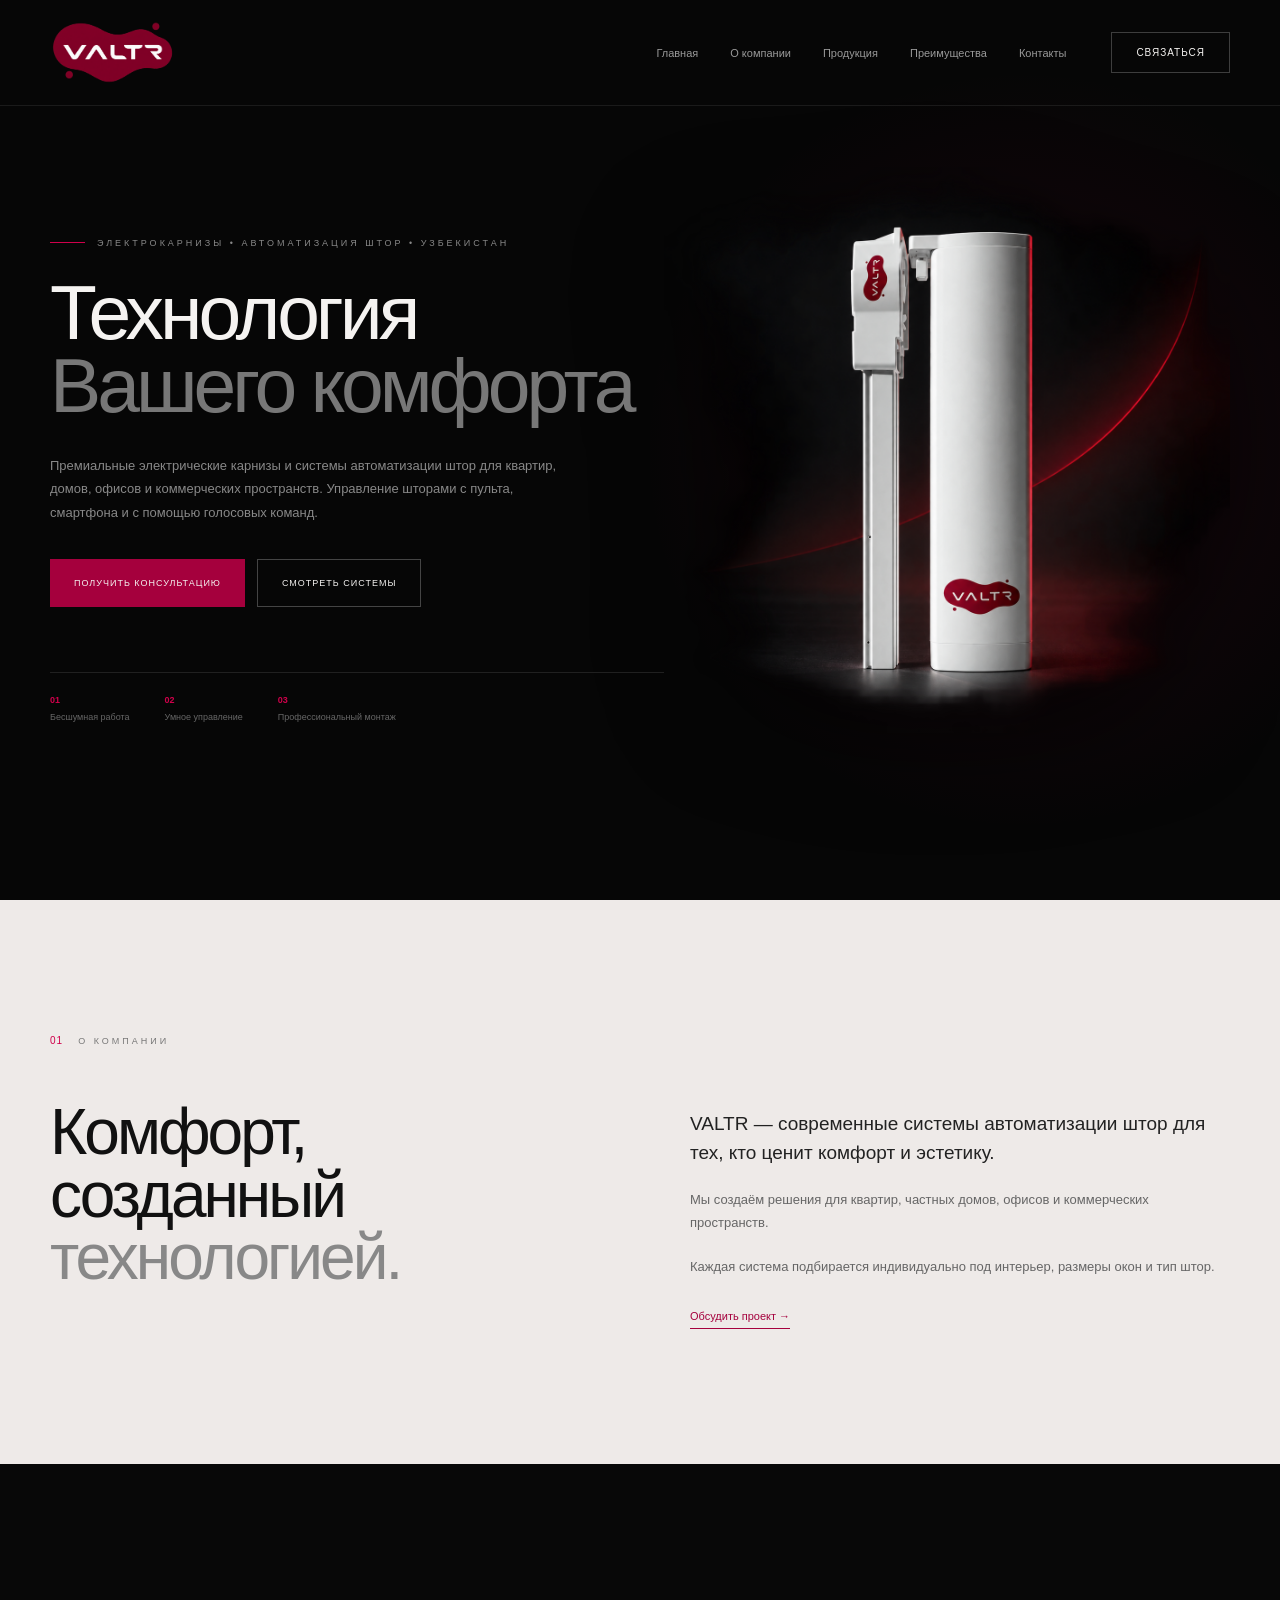
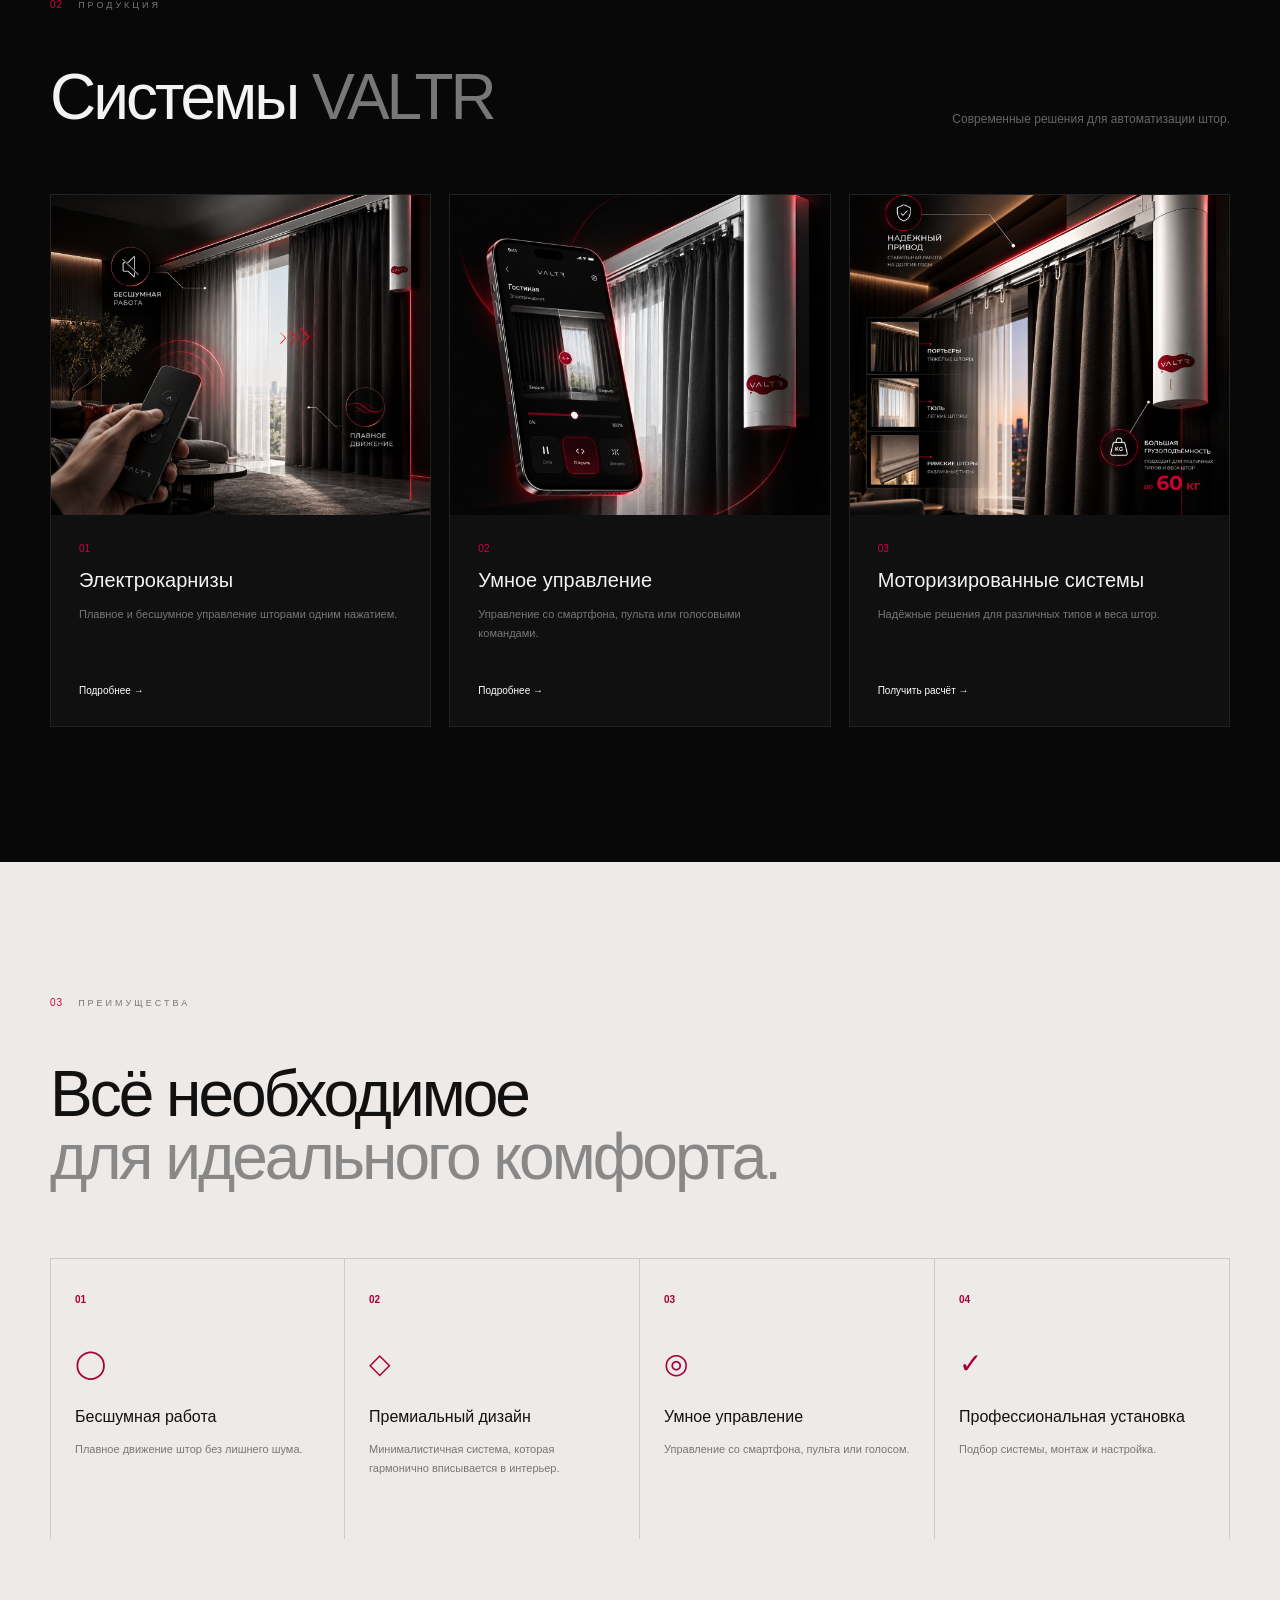
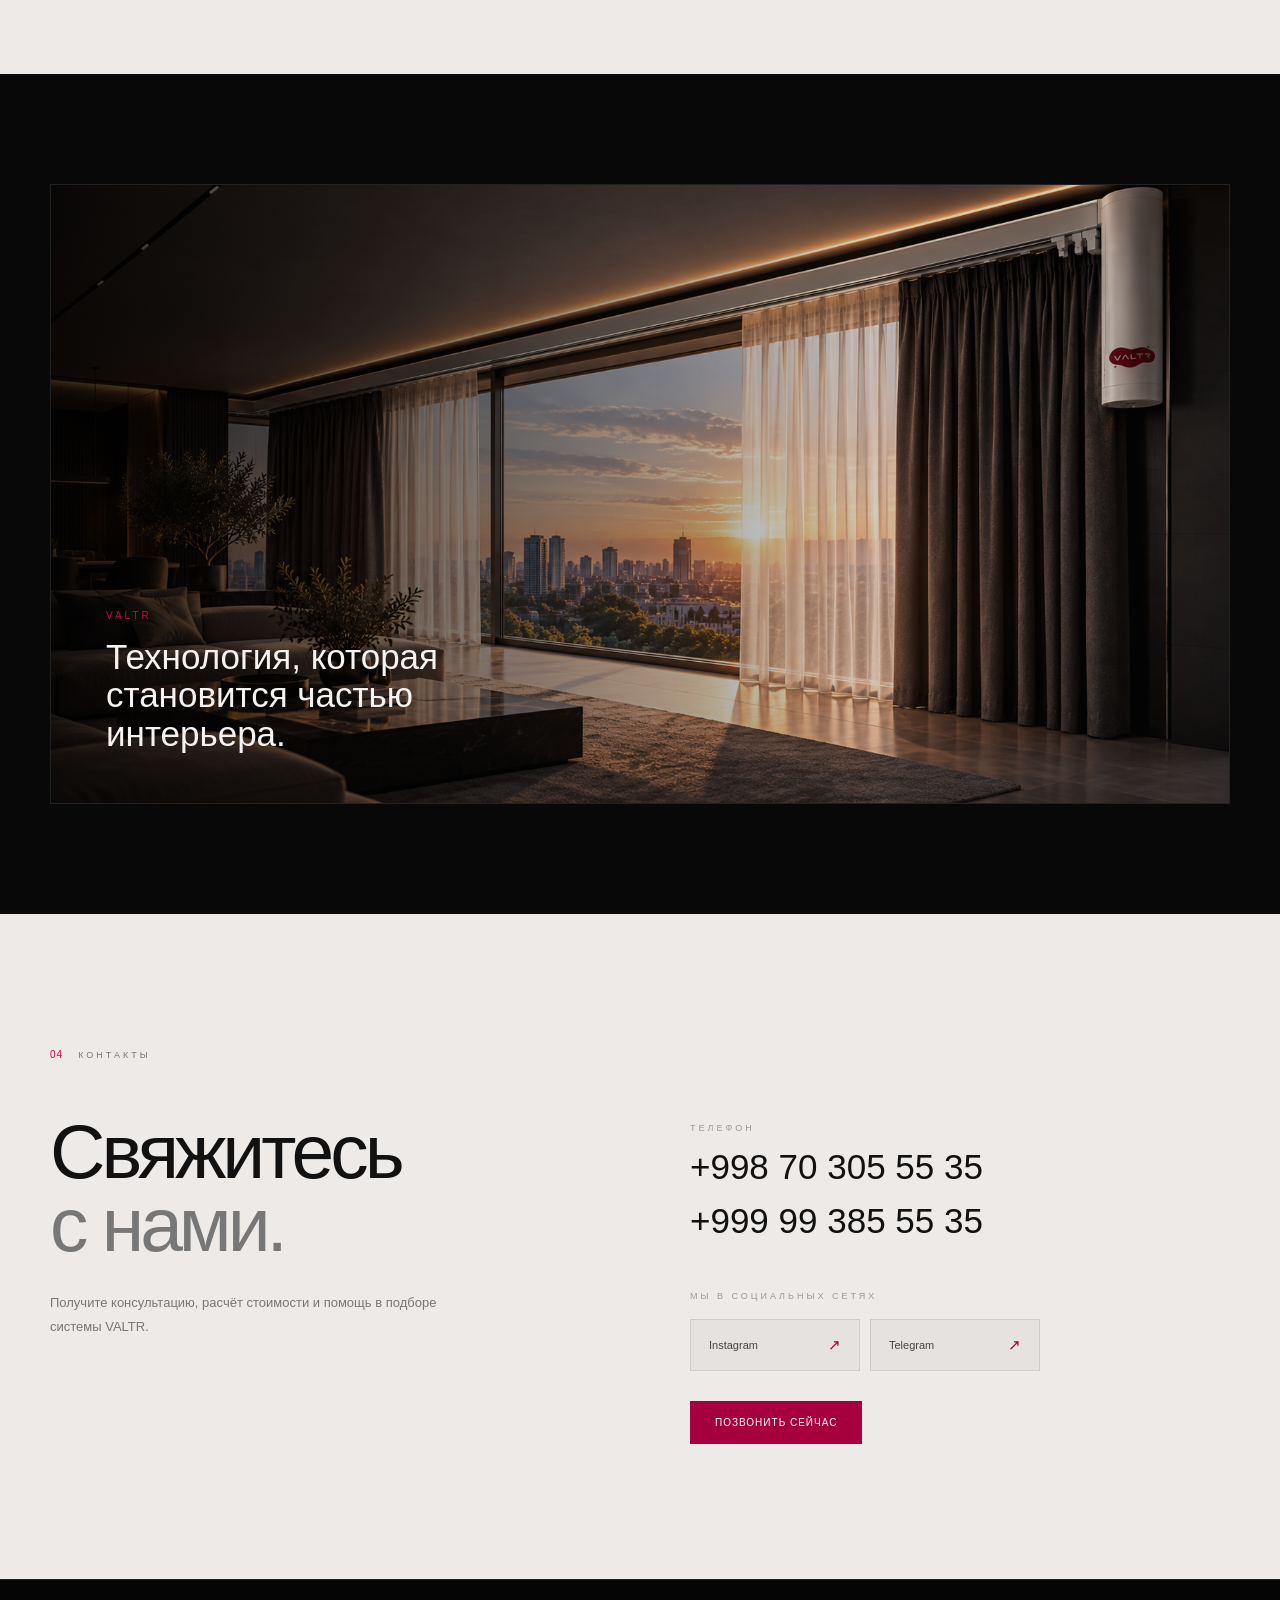
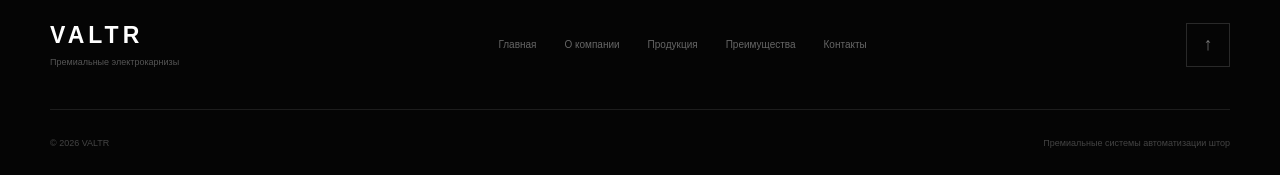
<file: index.html>
<!DOCTYPE html>
<html lang="ru">

<head>

    <title>VALTR — премиальные электрокарнизы в Узбекистане</title>

    <meta name="description" content="VALTR — премиальные электрокарнизы и автоматические системы управления шторами в Узбекистане. Электрокарнизы для дома, офиса и коммерческих помещений.">

    <meta name="keywords" content="электрокарнизы, электрокарнизы Узбекистан, купить электрокарнизы, электрокарнизы Ташкент, автоматические шторы, моторизированные шторы">

    <meta name="robots" content="index, follow">

    <meta name="author" content="VALTR">

    <meta charset="UTF-8">

    <meta name="viewport" content="width=device-width, initial-scale=1.0">

    <link rel="canonical" href="https://valtr.uz/">

    <!-- Favicon -->
    <link rel="icon" type="image/x-icon" href="images/valtr.logo.png">

    <!-- CSS -->
    <link rel="stylesheet" href="style.css">

</head>


<body>


<!-- ==================================================
     HEADER
================================================== -->

<header class="header">

    <div class="container header-inner">

        <!-- ЛОГОТИП -->

        <a href="#home" class="logo">

            <img
                src="images/valtr.logo.png"
                alt="VALTR"
            >

        </a>


        <!-- НАВИГАЦИЯ -->

        <nav class="navigation">

            <a href="#home">
                Главная
            </a>

            <a href="#about">
                О компании
            </a>

            <a href="#products">
                Продукция
            </a>

            <a href="#advantages">
                Преимущества
            </a>

            <a href="#contacts">
                Контакты
            </a>

        </nav>


        <!-- КНОПКА -->

        <a
            href="#contacts"
            class="header-button"
        >
            Связаться
        </a>


        <!-- МОБИЛЬНАЯ КНОПКА -->

        <button
            class="menu-button"
            id="menuButton"
            aria-label="Открыть меню"
        >

            <span></span>
            <span></span>
            <span></span>

        </button>

    </div>

</header>


<!-- ==================================================
     MOBILE MENU
================================================== -->

<div
    class="mobile-menu"
    id="mobileMenu"
>

    <a href="#home">
        Главная
    </a>

    <a href="#about">
        О компании
    </a>

    <a href="#products">
        Продукция
    </a>

    <a href="#advantages">
        Преимущества
    </a>

    <a href="#contacts">
        Контакты
    </a>

</div>


<!-- ==================================================
     HERO
================================================== -->

<section
    class="hero"
    id="home"
>

    <div class="container hero-inner">


        <!-- ЛЕВАЯ ЧАСТЬ -->

        <div class="hero-content">

           <div class="hero-label">

    <span></span>

    ЭЛЕКТРОКАРНИЗЫ • АВТОМАТИЗАЦИЯ ШТОР • УЗБЕКИСТАН

</div>

         <h1>

    Технология

    <strong>
       Вашего комфорта
    </strong>

</h1>


           <p class="hero-description">

    Премиальные электрические карнизы
    и системы автоматизации штор для квартир,
    домов, офисов и коммерческих пространств.
    Управление шторами с пульта, смартфона
    и с помощью голосовых команд.

</p>


            <div class="hero-buttons">

                <a
                    href="#contacts"
                    class="button button-red"
                >
                    Получить консультацию
                </a>


                <a
                    href="#products"
                    class="button button-outline"
                >
                    Смотреть системы
                </a>

            </div>


            <!-- МАЛЕНЬКИЕ ПРЕИМУЩЕСТВА -->

            <div class="hero-info">

                <div>

                    <strong>
                        01
                    </strong>

                    <span>
                        Бесшумная работа
                    </span>

                </div>


                <div>

                    <strong>
                        02
                    </strong>

                    <span>
                        Умное управление
                    </span>

                </div>


                <div>

                    <strong>
                        03
                    </strong>

                    <span>
                        Профессиональный монтаж
                    </span>

                </div>

            </div>

        </div>


        <!-- ПРАВАЯ ЧАСТЬ — ФОТО -->

        <div class="hero-visual">

            <img
                src="images/motor.PNG"
                alt="Электрокарниз VALTR"
            >

        </div>

    </div>

</section>


<!-- ==================================================
     ABOUT
================================================== -->

<section
    class="about"
    id="about"
>

    <div class="container">

        <div class="section-top">

            <span>
                01
            </span>

            <p>
                О КОМПАНИИ
            </p>

        </div>


        <div class="about-grid">


            <div class="about-title">

                <h2>

                    Комфорт,
                    созданный

                    <span>
                        технологией.
                    </span>

                </h2>

            </div>


            <div class="about-text">

                <p class="large">

                    VALTR — современные системы
                    автоматизации штор для тех,
                    кто ценит комфорт и эстетику.

                </p>


                <p>

                    Мы создаём решения для квартир,
                    частных домов, офисов и коммерческих
                    пространств.

                </p>


                <p>

                    Каждая система подбирается
                    индивидуально под интерьер,
                    размеры окон и тип штор.

                </p>


                <a
                    href="#contacts"
                    class="text-link"
                >
                    Обсудить проект →
                </a>

            </div>

        </div>

    </div>

</section>


<!-- ==================================================
     PRODUCTS
================================================== -->

<section
    class="products"
    id="products"
>

    <div class="container">

        <div class="section-top">

            <span>
                02
            </span>

            <p>
                ПРОДУКЦИЯ
            </p>

        </div>


        <div class="section-heading">

            <h2>

                Системы

                <span>
                    VALTR
                </span>

            </h2>

            <p>

                Современные решения
                для автоматизации штор.

            </p>

        </div>


        <div class="products-grid">


            <!-- PRODUCT 1 -->

            <article class="product-card">

                <div class="product-photo">

                    <img
                        src="images/kar.PNG"
                        alt="Электрокарниз VALTR"
                    >

                </div>


                <div class="product-content">

                    <div class="product-number">
                        01
                    </div>

                    <h3>
                        Электрокарнизы
                    </h3>

                    <p>

                        Плавное и бесшумное
                        управление шторами
                        одним нажатием.

                    </p>

                    <a href="#contacts">
                        Подробнее →
                    </a>

                </div>

            </article>


            <!-- PRODUCT 2 -->

            <article class="product-card">

                <div class="product-photo">

                    <img
                        src="images/telefon.PNG"
                        alt="Умное управление шторами"
                    >

                </div>


                <div class="product-content">

                    <div class="product-number">
                        02
                    </div>

                    <h3>
                        Умное управление
                    </h3>

                    <p>

                        Управление со смартфона,
                        пульта или голосовыми
                        командами.

                    </p>

                    <a href="#contacts">
                        Подробнее →
                    </a>

                </div>

            </article>


            <!-- PRODUCT 3 -->

            <article class="product-card">

                <div class="product-photo">

                    <img
                        src="images/strong.PNG"
                        alt="Моторизированная система VALTR"
                    >

                </div>


                <div class="product-content">

                    <div class="product-number">
                        03
                    </div>

                    <h3>
                        Моторизированные системы
                    </h3>

                    <p>

                        Надёжные решения для
                        различных типов и веса
                        штор.

                    </p>

                    <a href="#contacts">
                        Получить расчёт →
                    </a>

                </div>

            </article>


        </div>

    </div>

</section>


<!-- ==================================================
     ADVANTAGES
================================================== -->

<section class="advantages" id="advantages">

    <div class="container">

        <div class="section-top">

            <span>
                03
            </span>

            <p>
                ПРЕИМУЩЕСТВА
            </p>

        </div>


        <h2 class="advantages-title">

            Всё необходимое

            <span>
                для идеального комфорта.
            </span>

        </h2>


        <div class="advantages-grid">


            <div class="advantage">

                <strong>
                    01
                </strong>

                <div class="advantage-icon">
                    ◯
                </div>

                <h3>
                    Бесшумная работа
                </h3>

                <p>
                    Плавное движение штор
                    без лишнего шума.
                </p>

            </div>


            <div class="advantage">

                <strong>
                    02
                </strong>

                <div class="advantage-icon">
                    ◇
                </div>

                <h3>
                    Премиальный дизайн
                </h3>

                <p>
                    Минималистичная система,
                    которая гармонично вписывается
                    в интерьер.
                </p>

            </div>


            <div class="advantage">

                <strong>
                    03
                </strong>

                <div class="advantage-icon">
                    ◎
                </div>

                <h3>
                    Умное управление
                </h3>

                <p>
                    Управление со смартфона,
                    пульта или голосом.
                </p>

            </div>


            <div class="advantage">

                <strong>
                    04
                </strong>

                <div class="advantage-icon">
                    ✓
                </div>

                <h3>
                    Профессиональная установка
                </h3>

                <p>
                    Подбор системы,
                    монтаж и настройка.
                </p>

            </div>


        </div>

    </div>

</section>


<!-- ==================================================
     BIG IMAGE
================================================== -->

<section class="visual-section">

    <div class="container">

        <div class="big-image">

            <img
                src="images/modern.png"
                alt="VALTR в современном интерьере"
            >

            <div class="big-image-caption">

                <span>
                    VALTR
                </span>

                <p>
                    Технология,
                    которая становится
                    частью интерьера.
                </p>

            </div>

        </div>

    </div>

</section>


<!-- ==================================================
     CONTACTS
================================================== -->

<section
    class="contacts"
    id="contacts"
>

    <div class="container">

        <div class="section-top">

            <span>
                04
            </span>

            <p>
                КОНТАКТЫ
            </p>

        </div>


        <div class="contacts-grid">


            <!-- ЛЕВО -->

            <div class="contacts-title">

                <h2>

                    Свяжитесь

                    <span>
                        с нами.
                    </span>

                </h2>


                <p>

                    Получите консультацию,
                    расчёт стоимости и помощь
                    в подборе системы VALTR.

                </p>

            </div>


            <!-- ПРАВО -->

            <div class="contact-data">

                <div class="contact-label">
                    ТЕЛЕФОН
                </div>


                <a
                    href="tel:+998703055535"
                    class="phone"
                >
                    +998 70 305 55 35
                </a>


                <a
                    href="tel:+999993855535"
                    class="phone"
                >
                    +999 99 385 55 35
                </a>


                <!-- СОЦСЕТИ -->

                <div class="social-label">

                    МЫ В СОЦИАЛЬНЫХ СЕТЯХ

                </div>


                <div class="social-buttons">


                    <a
                        href="https://www.instagram.com/valtr_uzbekistan/?hl=ru"
                        class="social-button"
                    >

                        <span>
                            Instagram
                        </span>

                        <strong>
                            ↗
                        </strong>

                    </a>


                    <a
                        href="https://t.me/valtr_uzb"
                        class="social-button"
                    >

                        <span>
                            Telegram
                        </span>

                        <strong>
                            ↗
                        </strong>

                    </a>


                </div>


                <a
                    href="tel:+998703055535"
                    class="call-button"
                >
                    Позвонить сейчас
                </a>

            </div>

        </div>

    </div>

</section>


<!-- ==================================================
     FOOTER
================================================== -->

<footer>

    <div class="container">


        <div class="footer-main">


            <div class="footer-brand">

                <div class="footer-logo">
                    VALTR
                </div>

                <p>
                    Премиальные электрокарнизы
                </p>

            </div>


            <div class="footer-navigation">

                <a href="#home">
                    Главная
                </a>

                <a href="#about">
                    О компании
                </a>

                <a href="#products">
                    Продукция
                </a>

                <a href="#advantages">
                    Преимущества
                </a>

                <a href="#contacts">
                    Контакты
                </a>

            </div>


            <a
                href="#home"
                class="back-top"
            >

                ↑

                <span>
                    Наверх
                </span>

            </a>

        </div>


        <div class="footer-bottom">

            <span>
                © 2026 VALTR
            </span>

            <span>
                Премиальные системы автоматизации штор
            </span>

        </div>

    </div>

</footer>


<!-- ==================================================
     JAVASCRIPT
================================================== -->

<script>

const menuButton =
    document.getElementById("menuButton");

const mobileMenu =
    document.getElementById("mobileMenu");


menuButton.addEventListener("click", function () {

    mobileMenu.classList.toggle("active");

    menuButton.classList.toggle("active");

});


document
    .querySelectorAll(".mobile-menu a")
    .forEach(function (link) {

        link.addEventListener("click", function () {

            mobileMenu.classList.remove("active");

            menuButton.classList.remove("active");

        });

    });

</script>


</body>
</html>
</file>
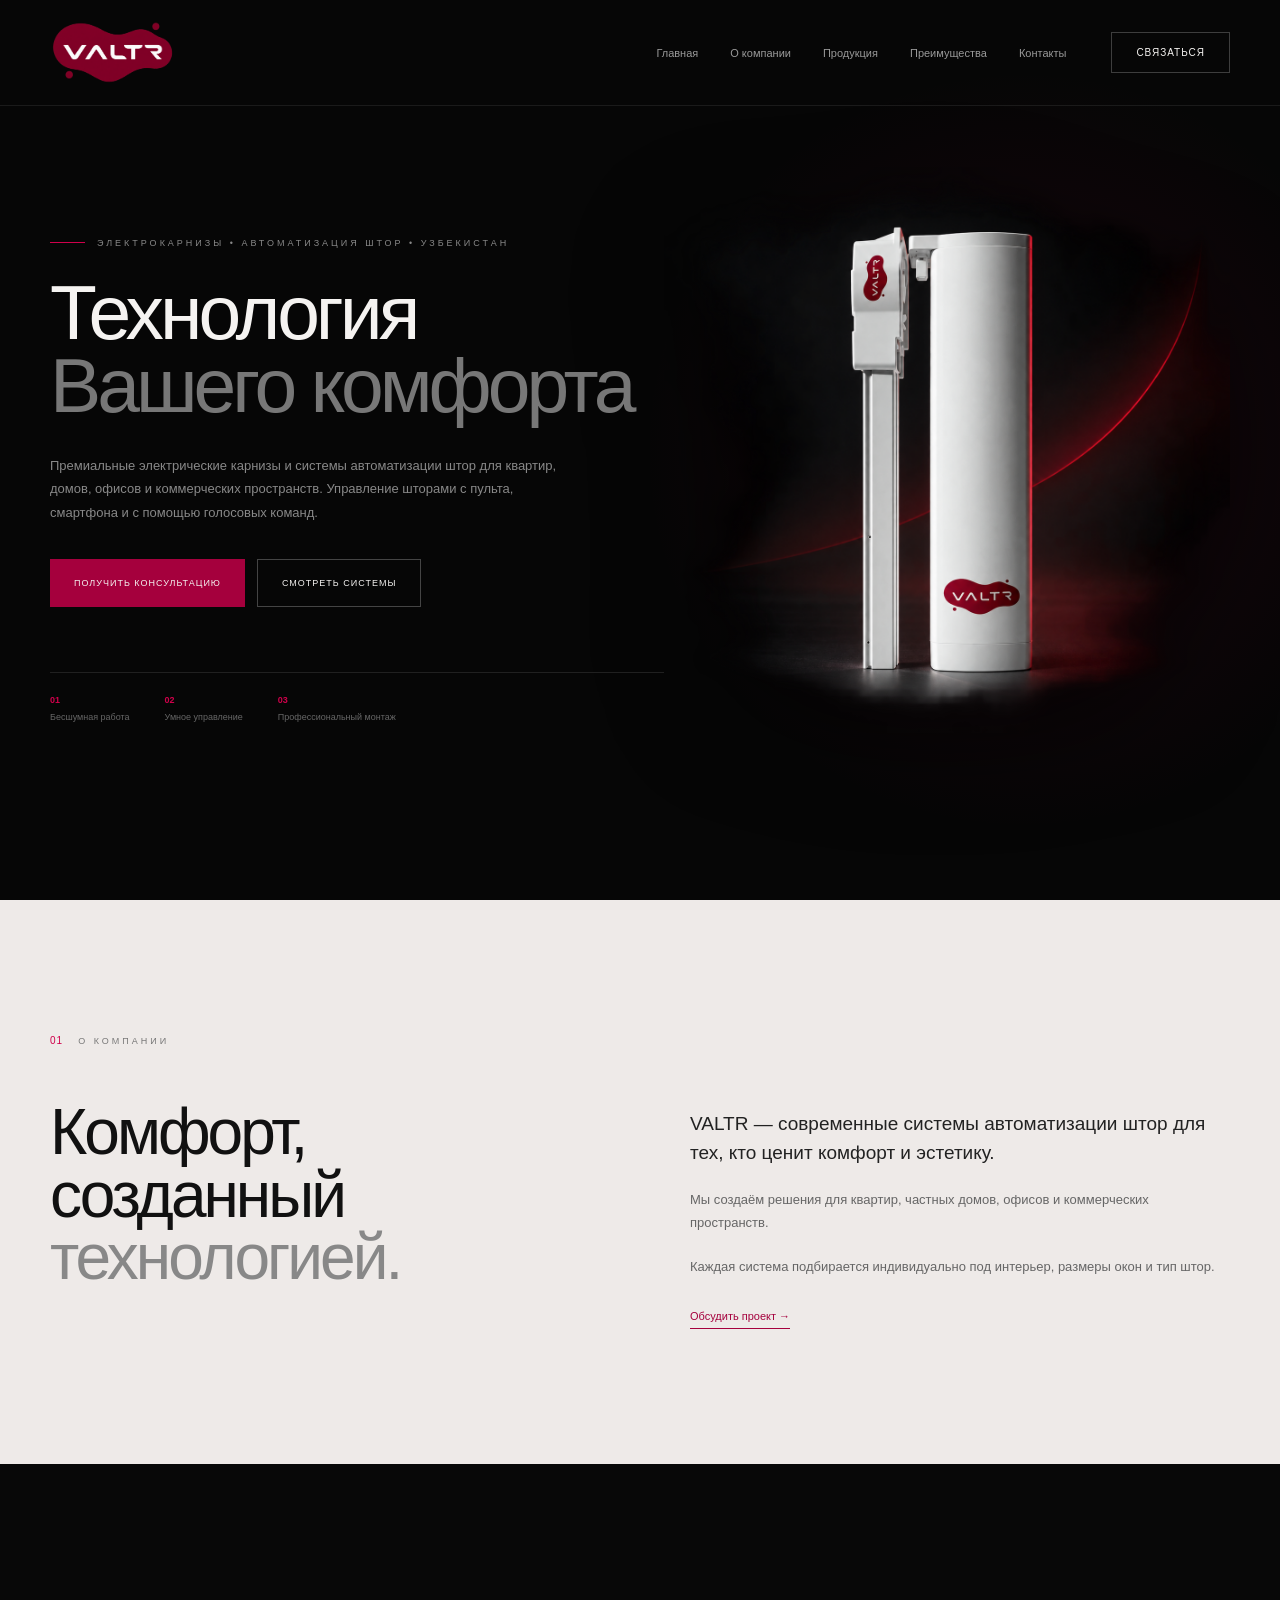
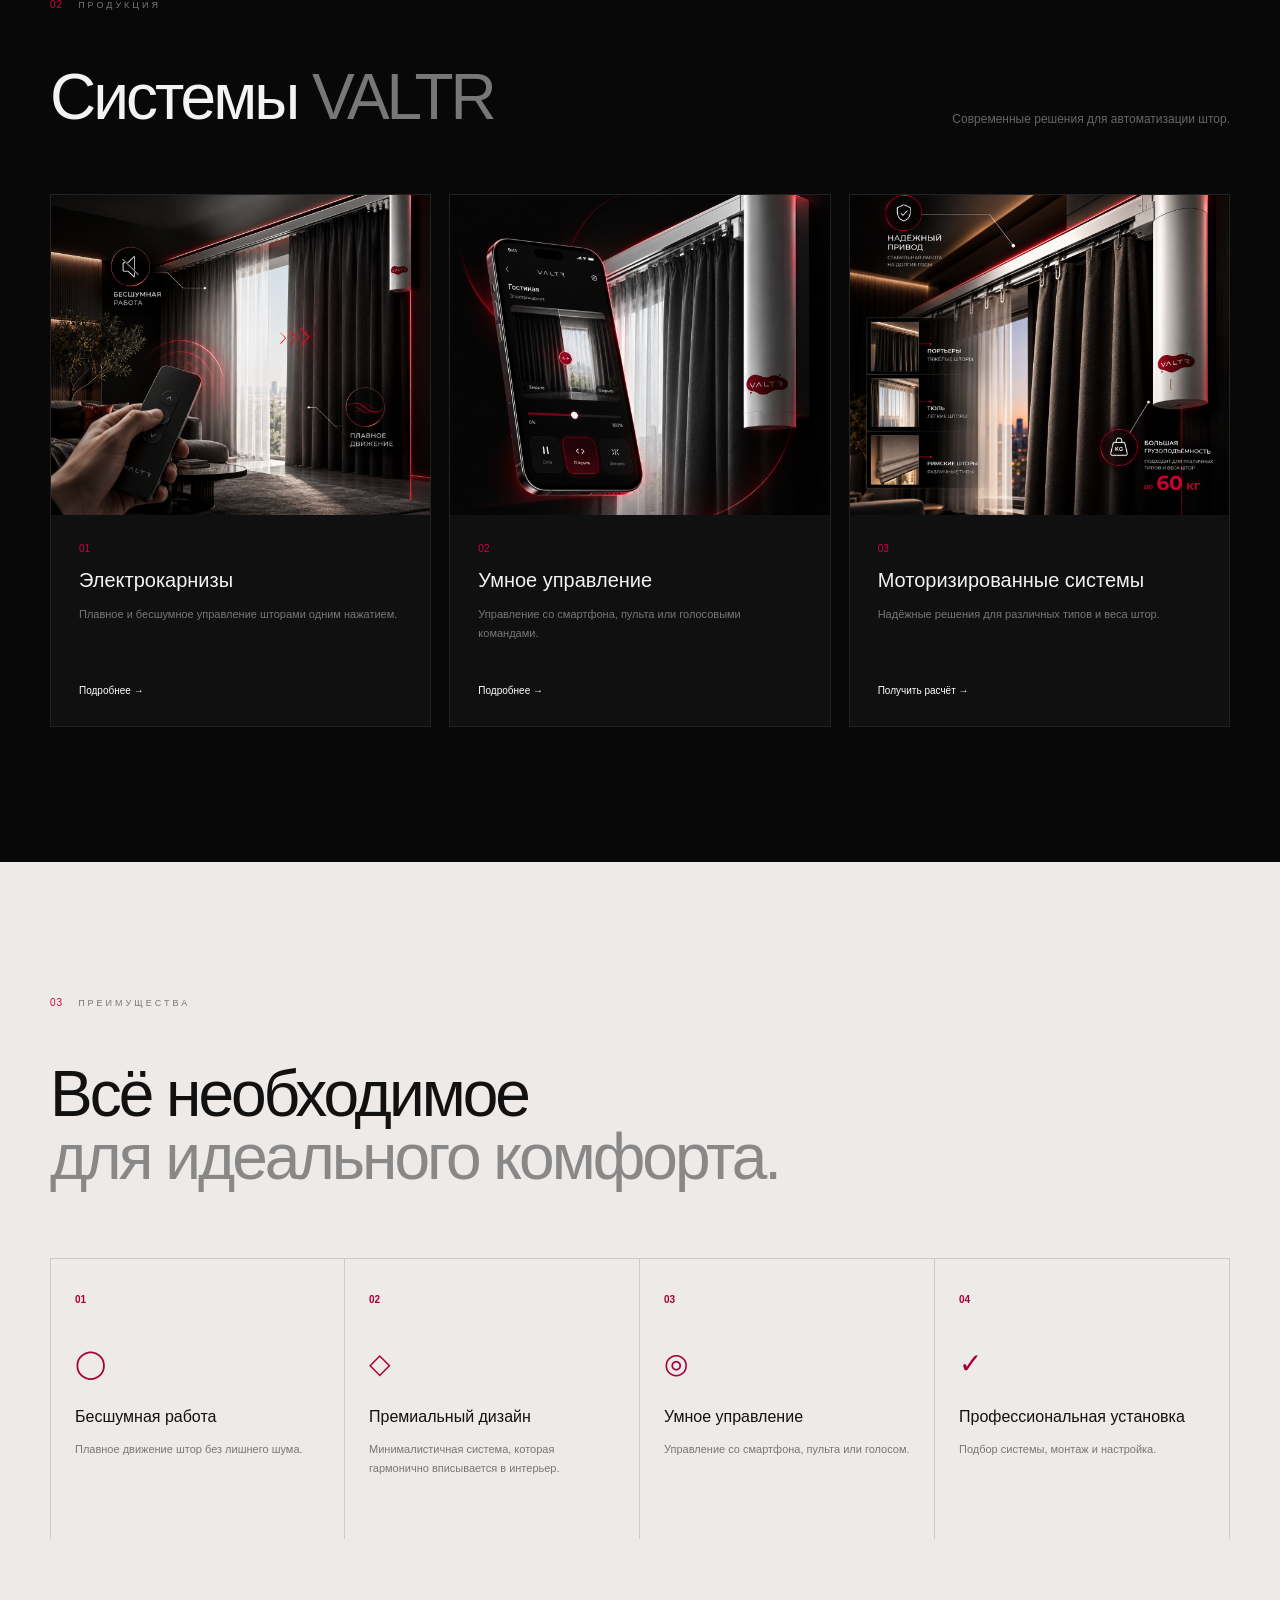
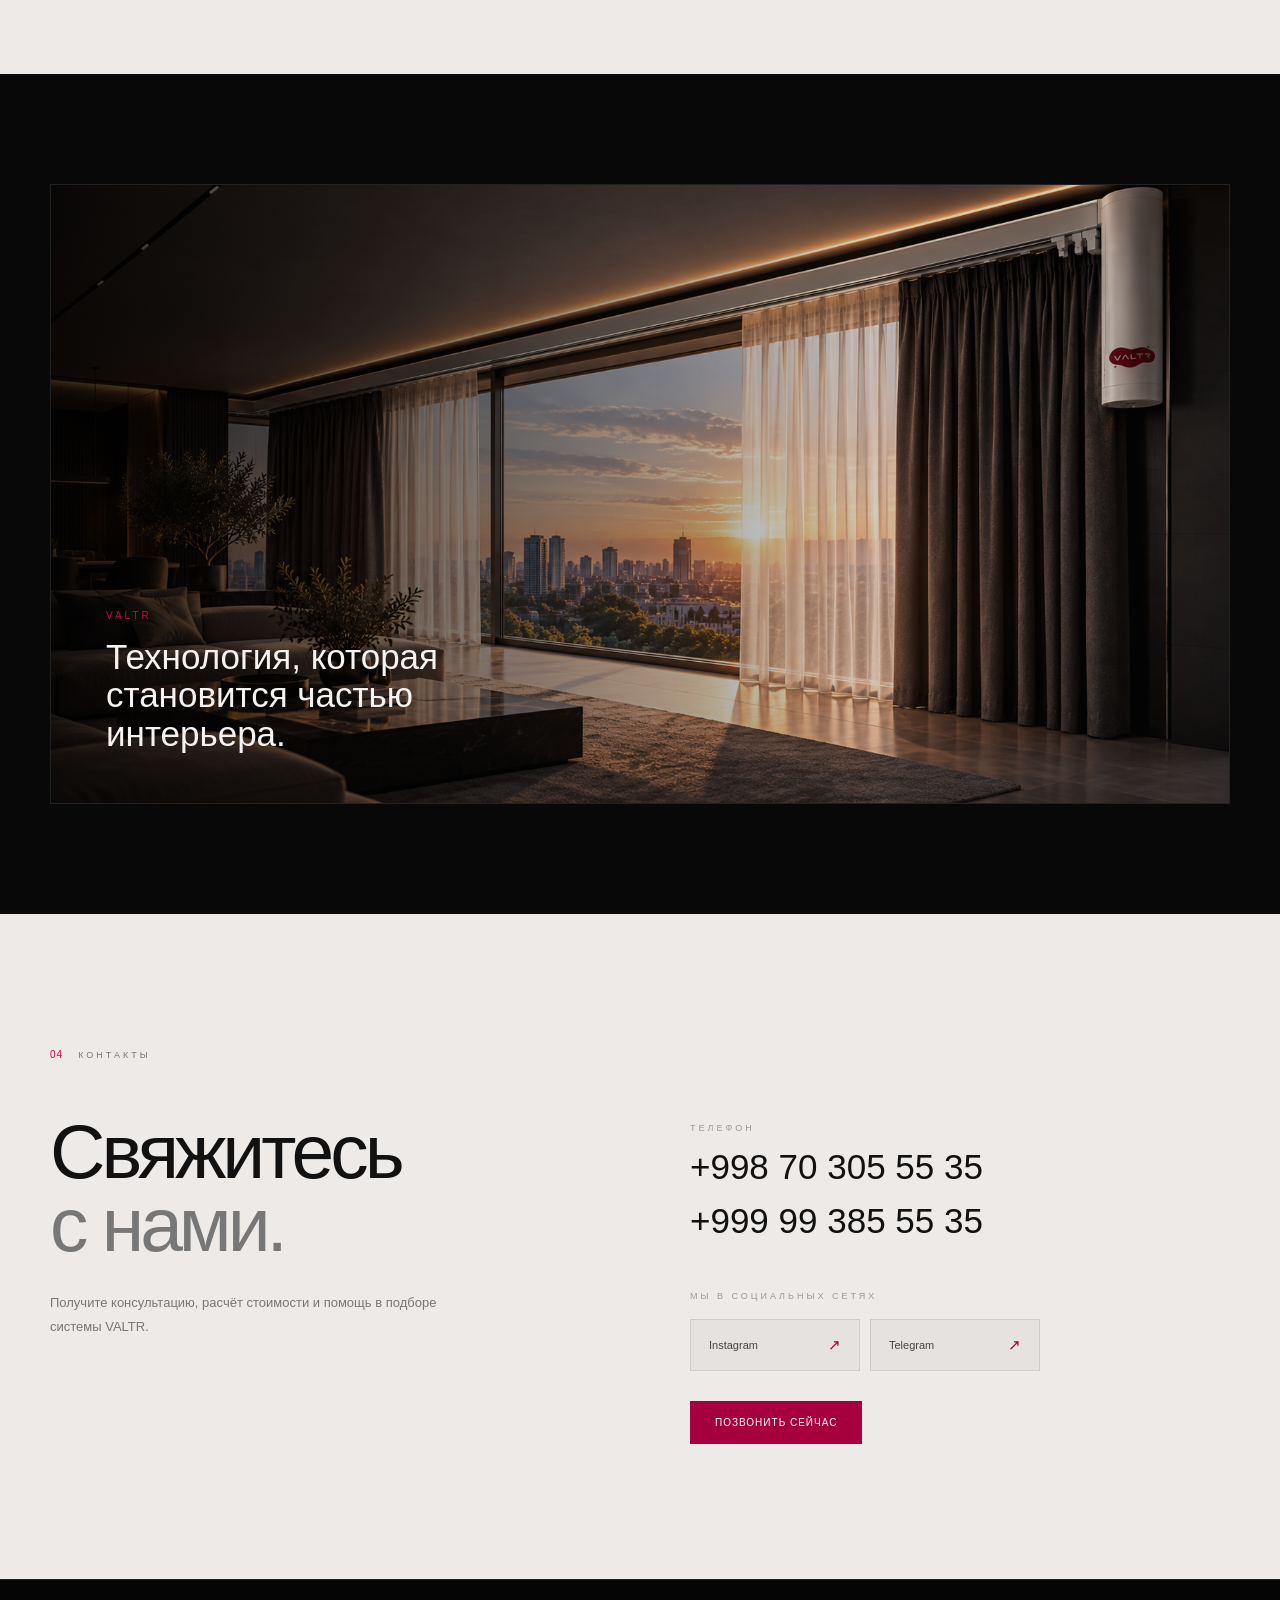
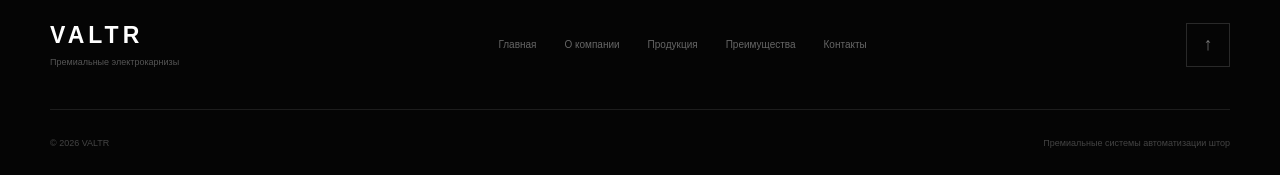
<file: VALTR.html>
<!DOCTYPE html>
<html lang="ru">

<head>

    <meta charset="UTF-8">

    <meta name="viewport" content="width=device-width, initial-scale=1.0">

   <title>VALTR — Электрокарнизы в Узбекистане | Автоматизация штор</title>

<meta
    name="description"
    content="VALTR — премиальные электрокарнизы в Узбекистане. Электрические карнизы, автоматические и моторизированные шторы, умное управление и профессиональная установка."
>

<meta
    name="keywords"
    content="электрокарнизы, электрокарнизы Узбекистан, электрокарнизы Ташкент, электрические карнизы для штор, автоматические шторы, моторизированные шторы, умные шторы, автоматизация штор"
>

<meta name="robots" content="index, follow">

<meta name="author" content="VALTR">

    <!-- Шрифт -->
    <link rel="preconnect" href="https://fonts.googleapis.com">
    <link rel="preconnect" href="https://fonts.gstatic.com" crossorigin>

    <link
        href=""
        rel="stylesheet"
    >

    <!-- Favicon -->
    <link
        rel="icon"
        type="image/x-icon"
        href="images/valtr.logo.png"
    >

    <!-- CSS -->
    <link rel="stylesheet" href="style.css">

</head>


<body>


<!-- ==================================================
     HEADER
================================================== -->

<header class="header">

    <div class="container header-inner">

        <!-- ЛОГОТИП -->

        <a href="#home" class="logo">

            <img
                src="images/valtr.logo.png"
                alt="VALTR"
            >

        </a>


        <!-- НАВИГАЦИЯ -->

        <nav class="navigation">

            <a href="#home">
                Главная
            </a>

            <a href="#about">
                О компании
            </a>

            <a href="#products">
                Продукция
            </a>

            <a href="#advantages">
                Преимущества
            </a>

            <a href="#contacts">
                Контакты
            </a>

        </nav>


        <!-- КНОПКА -->

        <a
            href="#contacts"
            class="header-button"
        >
            Связаться
        </a>


        <!-- МОБИЛЬНАЯ КНОПКА -->

        <button
            class="menu-button"
            id="menuButton"
            aria-label="Открыть меню"
        >

            <span></span>
            <span></span>
            <span></span>

        </button>

    </div>

</header>


<!-- ==================================================
     MOBILE MENU
================================================== -->

<div
    class="mobile-menu"
    id="mobileMenu"
>

    <a href="#home">
        Главная
    </a>

    <a href="#about">
        О компании
    </a>

    <a href="#products">
        Продукция
    </a>

    <a href="#advantages">
        Преимущества
    </a>

    <a href="#contacts">
        Контакты
    </a>

</div>


<!-- ==================================================
     HERO
================================================== -->

<section
    class="hero"
    id="home"
>

    <div class="container hero-inner">


        <!-- ЛЕВАЯ ЧАСТЬ -->

        <div class="hero-content">

           <div class="hero-label">

    <span></span>

    ЭЛЕКТРОКАРНИЗЫ • АВТОМАТИЗАЦИЯ ШТОР • УЗБЕКИСТАН

</div>

         <h1>

    Технология

    <strong>
       Вашего комфорта
    </strong>

</h1>


           <p class="hero-description">

    Премиальные электрические карнизы
    и системы автоматизации штор для квартир,
    домов, офисов и коммерческих пространств.
    Управление шторами с пульта, смартфона
    и с помощью голосовых команд.

</p>


            <div class="hero-buttons">

                <a
                    href="#contacts"
                    class="button button-red"
                >
                    Получить консультацию
                </a>


                <a
                    href="#products"
                    class="button button-outline"
                >
                    Смотреть системы
                </a>

            </div>


            <!-- МАЛЕНЬКИЕ ПРЕИМУЩЕСТВА -->

            <div class="hero-info">

                <div>

                    <strong>
                        01
                    </strong>

                    <span>
                        Бесшумная работа
                    </span>

                </div>


                <div>

                    <strong>
                        02
                    </strong>

                    <span>
                        Умное управление
                    </span>

                </div>


                <div>

                    <strong>
                        03
                    </strong>

                    <span>
                        Профессиональный монтаж
                    </span>

                </div>

            </div>

        </div>


        <!-- ПРАВАЯ ЧАСТЬ — ФОТО -->

        <div class="hero-visual">

            <img
                src="images/motor.PNG"
                alt="Электрокарниз VALTR"
            >

        </div>

    </div>

</section>


<!-- ==================================================
     ABOUT
================================================== -->

<section
    class="about"
    id="about"
>

    <div class="container">

        <div class="section-top">

            <span>
                01
            </span>

            <p>
                О КОМПАНИИ
            </p>

        </div>


        <div class="about-grid">


            <div class="about-title">

                <h2>

                    Комфорт,
                    созданный

                    <span>
                        технологией.
                    </span>

                </h2>

            </div>


            <div class="about-text">

                <p class="large">

                    VALTR — современные системы
                    автоматизации штор для тех,
                    кто ценит комфорт и эстетику.

                </p>


                <p>

                    Мы создаём решения для квартир,
                    частных домов, офисов и коммерческих
                    пространств.

                </p>


                <p>

                    Каждая система подбирается
                    индивидуально под интерьер,
                    размеры окон и тип штор.

                </p>


                <a
                    href="#contacts"
                    class="text-link"
                >
                    Обсудить проект →
                </a>

            </div>

        </div>

    </div>

</section>


<!-- ==================================================
     PRODUCTS
================================================== -->

<section
    class="products"
    id="products"
>

    <div class="container">

        <div class="section-top">

            <span>
                02
            </span>

            <p>
                ПРОДУКЦИЯ
            </p>

        </div>


        <div class="section-heading">

            <h2>

                Системы

                <span>
                    VALTR
                </span>

            </h2>

            <p>

                Современные решения
                для автоматизации штор.

            </p>

        </div>


        <div class="products-grid">


            <!-- PRODUCT 1 -->

            <article class="product-card">

                <div class="product-photo">

                    <img
                        src="images/kar.PNG"
                        alt="Электрокарниз VALTR"
                    >

                </div>


                <div class="product-content">

                    <div class="product-number">
                        01
                    </div>

                    <h3>
                        Электрокарнизы
                    </h3>

                    <p>

                        Плавное и бесшумное
                        управление шторами
                        одним нажатием.

                    </p>

                    <a href="#contacts">
                        Подробнее →
                    </a>

                </div>

            </article>


            <!-- PRODUCT 2 -->

            <article class="product-card">

                <div class="product-photo">

                    <img
                        src="images/telefon.PNG"
                        alt="Умное управление шторами"
                    >

                </div>


                <div class="product-content">

                    <div class="product-number">
                        02
                    </div>

                    <h3>
                        Умное управление
                    </h3>

                    <p>

                        Управление со смартфона,
                        пульта или голосовыми
                        командами.

                    </p>

                    <a href="#contacts">
                        Подробнее →
                    </a>

                </div>

            </article>


            <!-- PRODUCT 3 -->

            <article class="product-card">

                <div class="product-photo">

                    <img
                        src="images/strong.PNG"
                        alt="Моторизированная система VALTR"
                    >

                </div>


                <div class="product-content">

                    <div class="product-number">
                        03
                    </div>

                    <h3>
                        Моторизированные системы
                    </h3>

                    <p>

                        Надёжные решения для
                        различных типов и веса
                        штор.

                    </p>

                    <a href="#contacts">
                        Получить расчёт →
                    </a>

                </div>

            </article>


        </div>

    </div>

</section>


<!-- ==================================================
     ADVANTAGES
================================================== -->

<section class="advantages" id="advantages">

    <div class="container">

        <div class="section-top">

            <span>
                03
            </span>

            <p>
                ПРЕИМУЩЕСТВА
            </p>

        </div>


        <h2 class="advantages-title">

            Всё необходимое

            <span>
                для идеального комфорта.
            </span>

        </h2>


        <div class="advantages-grid">


            <div class="advantage">

                <strong>
                    01
                </strong>

                <div class="advantage-icon">
                    ◯
                </div>

                <h3>
                    Бесшумная работа
                </h3>

                <p>
                    Плавное движение штор
                    без лишнего шума.
                </p>

            </div>


            <div class="advantage">

                <strong>
                    02
                </strong>

                <div class="advantage-icon">
                    ◇
                </div>

                <h3>
                    Премиальный дизайн
                </h3>

                <p>
                    Минималистичная система,
                    которая гармонично вписывается
                    в интерьер.
                </p>

            </div>


            <div class="advantage">

                <strong>
                    03
                </strong>

                <div class="advantage-icon">
                    ◎
                </div>

                <h3>
                    Умное управление
                </h3>

                <p>
                    Управление со смартфона,
                    пульта или голосом.
                </p>

            </div>


            <div class="advantage">

                <strong>
                    04
                </strong>

                <div class="advantage-icon">
                    ✓
                </div>

                <h3>
                    Профессиональная установка
                </h3>

                <p>
                    Подбор системы,
                    монтаж и настройка.
                </p>

            </div>


        </div>

    </div>

</section>


<!-- ==================================================
     BIG IMAGE
================================================== -->

<section class="visual-section">

    <div class="container">

        <div class="big-image">

            <img
                src="images/modern.png"
                alt="VALTR в современном интерьере"
            >

            <div class="big-image-caption">

                <span>
                    VALTR
                </span>

                <p>
                    Технология,
                    которая становится
                    частью интерьера.
                </p>

            </div>

        </div>

    </div>

</section>


<!-- ==================================================
     CONTACTS
================================================== -->

<section
    class="contacts"
    id="contacts"
>

    <div class="container">

        <div class="section-top">

            <span>
                04
            </span>

            <p>
                КОНТАКТЫ
            </p>

        </div>


        <div class="contacts-grid">


            <!-- ЛЕВО -->

            <div class="contacts-title">

                <h2>

                    Свяжитесь

                    <span>
                        с нами.
                    </span>

                </h2>


                <p>

                    Получите консультацию,
                    расчёт стоимости и помощь
                    в подборе системы VALTR.

                </p>

            </div>


            <!-- ПРАВО -->

            <div class="contact-data">

                <div class="contact-label">
                    ТЕЛЕФОН
                </div>


                <a
                    href="tel:+998703055535"
                    class="phone"
                >
                    +998 70 305 55 35
                </a>


                <a
                    href="tel:+999993855535"
                    class="phone"
                >
                    +999 99 385 55 35
                </a>


                <!-- СОЦСЕТИ -->

                <div class="social-label">

                    МЫ В СОЦИАЛЬНЫХ СЕТЯХ

                </div>


                <div class="social-buttons">


                    <a
                        href="https://www.instagram.com/valtr_uzbekistan/?hl=ru"
                        class="social-button"
                    >

                        <span>
                            Instagram
                        </span>

                        <strong>
                            ↗
                        </strong>

                    </a>


                    <a
                        href="https://t.me/valtr_uzb"
                        class="social-button"
                    >

                        <span>
                            Telegram
                        </span>

                        <strong>
                            ↗
                        </strong>

                    </a>


                </div>


                <a
                    href="tel:+998703055535"
                    class="call-button"
                >
                    Позвонить сейчас
                </a>

            </div>

        </div>

    </div>

</section>


<!-- ==================================================
     FOOTER
================================================== -->

<footer>

    <div class="container">


        <div class="footer-main">


            <div class="footer-brand">

                <div class="footer-logo">
                    VALTR
                </div>

                <p>
                    Премиальные электрокарнизы
                </p>

            </div>


            <div class="footer-navigation">

                <a href="#home">
                    Главная
                </a>

                <a href="#about">
                    О компании
                </a>

                <a href="#products">
                    Продукция
                </a>

                <a href="#advantages">
                    Преимущества
                </a>

                <a href="#contacts">
                    Контакты
                </a>

            </div>


            <a
                href="#home"
                class="back-top"
            >

                ↑

                <span>
                    Наверх
                </span>

            </a>

        </div>


        <div class="footer-bottom">

            <span>
                © 2026 VALTR
            </span>

            <span>
                Премиальные системы автоматизации штор
            </span>

        </div>

    </div>

</footer>


<!-- ==================================================
     JAVASCRIPT
================================================== -->

<script>

const menuButton =
    document.getElementById("menuButton");

const mobileMenu =
    document.getElementById("mobileMenu");


menuButton.addEventListener("click", function () {

    mobileMenu.classList.toggle("active");

    menuButton.classList.toggle("active");

});


document
    .querySelectorAll(".mobile-menu a")
    .forEach(function (link) {

        link.addEventListener("click", function () {

            mobileMenu.classList.remove("active");

            menuButton.classList.remove("active");

        });

    });

</script>


</body>
</html>
</file>
<file: style.css>
/* ==================================================
   ОСНОВНЫЕ НАСТРОЙКИ
================================================== */

* {
    margin: 0;
    padding: 0;
    box-sizing: border-box;
}

html {
    scroll-behavior: smooth;
}

body {
    background: #060606;
    color: #f5f3f1;
    font-family: "Montserrat", Arial, sans-serif;
    overflow-x: hidden;
}

img {
    display: block;
    max-width: 100%;
}

a {
    text-decoration: none;
    color: inherit;
}

button {
    font-family: inherit;
}

:root {

    --black: #060606;
    --black-light: #101010;

    --white: #f5f3f1;

    --grey: #777;
    --grey-light: #aaa;

    --red: #a5003d;
    --red-light: #d0004b;

    --line: #242424;

    --container: 1180px;
}

.container {
    width: min(
        calc(100% - 60px),
        var(--container)
    );

    margin: 0 auto;
}


/* ==================================================
   HEADER
================================================== */

.header {

    position: absolute;

    top: 0;
    left: 0;

    width: 100%;

    z-index: 100;

    border-bottom: 1px solid rgba(255,255,255,.08);
}

.header-inner {

    height: 105px;

    display: flex;

    align-items: center;
}


/* LOGO */

.logo img {

    width: 125px;

    height: auto;
}


/* NAVIGATION */

.navigation {

    display: flex;

    gap: 32px;

    margin-left: auto;

    margin-right: 45px;
}

.navigation a {

    color: #999;

    font-size: 11px;

    transition: .3s;
}

.navigation a:hover {

    color: #fff;
}


/* HEADER BUTTON */

.header-button {

    border: 1px solid #3d3d3d;

    padding: 14px 24px;

    font-size: 10px;

    text-transform: uppercase;

    letter-spacing: 1px;

    transition: .3s;
}

.header-button:hover {

    background: var(--red);

    border-color: var(--red);
}


/* ==================================================
   MOBILE MENU BUTTON
================================================== */

.menu-button {

    display: none;

    width: 42px;
    height: 42px;

    margin-left: auto;

    background: transparent;

    border: 1px solid #333;

    cursor: pointer;
}

.menu-button span {

    display: block;

    width: 18px;
    height: 1px;

    background: white;

    margin: 5px auto;

    transition: .3s;
}


/* ==================================================
   MOBILE MENU
================================================== */

.mobile-menu {

    display: none;

    position: fixed;

    top: 105px;
    left: 0;

    width: 100%;

    padding: 30px;

    background: #080808;

    border-bottom: 1px solid #252525;

    z-index: 90;

    transform: translateY(-120%);

    transition: .4s;
}

.mobile-menu.active {

    transform: translateY(0);
}

.mobile-menu a {

    display: block;

    padding: 15px 0;

    color: #aaa;

    font-size: 13px;

    border-bottom: 1px solid #1d1d1d;
}

.mobile-menu a:hover {

    color: var(--red-light);
}


/* ==================================================
   HERO
================================================== */

.hero {

    min-height: 900px;

    display: flex;

    align-items: center;

    position: relative;

    overflow: hidden;

    background:

        radial-gradient(
            circle at 80% 50%,
            rgba(165,0,61,.13),
            transparent 34%
        ),

        #060606;
}

.hero-inner {

    display: grid;

    grid-template-columns: 52% 48%;

    align-items: center;

    min-height: 900px;
}


/* HERO CONTENT */

.hero-content {

    position: relative;

    z-index: 3;

    padding-top: 60px;
}


/* LABEL */

.hero-label {

    display: flex;

    align-items: center;

    gap: 12px;

    color: #888;

    font-size: 9px;

    letter-spacing: 3px;

    margin-bottom: 28px;
}

.hero-label span {

    width: 35px;
    height: 1px;

    background: var(--red-light);
}


/* TITLE */

.hero h1 {

    max-width: 650px;

    font-size: clamp(
        55px,
        6vw,
        84px
    );

    line-height: .95;

    font-weight: 300;

    letter-spacing: -4px;
}

.hero h1 strong {

    display: block;

    color: #777;

    font-weight: 300;
}


/* DESCRIPTION */

.hero-description {

    max-width: 520px;

    color: #888;

    font-size: 13px;

    line-height: 1.8;

    margin-top: 32px;
}


/* BUTTONS */

.hero-buttons {

    display: flex;

    gap: 12px;

    margin-top: 35px;
}

.button {

    min-height: 48px;

    padding: 0 24px;

    display: inline-flex;

    align-items: center;

    justify-content: center;

    font-size: 9px;

    text-transform: uppercase;

    letter-spacing: 1px;

    transition: .3s;
}

.button-red {

    background: var(--red);
}

.button-red:hover {

    background: var(--red-light);

    transform: translateY(-2px);
}

.button-outline {

    border: 1px solid #444;
}

.button-outline:hover {

    border-color: #fff;

    background: #fff;

    color: #111;
}


/* HERO INFO */

.hero-info {

    display: flex;

    gap: 35px;

    margin-top: 65px;

    padding-top: 22px;

    border-top: 1px solid #202020;
}

.hero-info div {

    display: flex;

    flex-direction: column;

    gap: 7px;
}

.hero-info strong {

    color: var(--red-light);

    font-size: 9px;
}

.hero-info span {

    color: #666;

    font-size: 9px;
}


/* HERO IMAGE */

.hero-visual {

    height: 620px;

    display: flex;

    justify-content: center;

    align-items: center;

    position: relative;
}

.hero-visual::before {

    content: "";

    position: absolute;

    width: 500px;
    height: 500px;

    background:

        radial-gradient(
            circle,
            rgba(165,0,61,.12),
            transparent 65%
        );
}

.hero-visual img {

    position: relative;

    z-index: 2;

    width: 600px;

    max-width: 100%;

    max-height: 600px;

    object-fit: contain;

    filter:
        drop-shadow(
            0 35px 50px rgba(0,0,0,.65)
        );
}


/* ==================================================
   SECTION TOP
================================================== */

.section-top {

    display: flex;

    align-items: center;

    gap: 15px;

    margin-bottom: 55px;
}

.section-top span {

    color: var(--red-light);

    font-size: 10px;

    letter-spacing: 1px;
}

.section-top p {

    color: #777;

    font-size: 9px;

    letter-spacing: 3px;
}


/* ==================================================
   ABOUT
================================================== */

.about {

    background: #eeeae8;

    color: #111;

    padding: 135px 0;
}

.about-grid {

    display: grid;

    grid-template-columns: 1fr 1fr;

    gap: 100px;
}

.about-title h2 {

    font-size: clamp(
        45px,
        5vw,
        70px
    );

    font-weight: 300;

    line-height: .98;

    letter-spacing: -3px;
}

.about-title h2 span {

    display: block;

    color: #888;
}

.about-text {

    padding-top: 8px;
}

.about-text p {

    color: #666;

    font-size: 13px;

    line-height: 1.8;

    margin-bottom: 20px;
}

.about-text .large {

    color: #222;

    font-size: 19px;

    line-height: 1.55;
}

.text-link {

    display: inline-block;

    margin-top: 12px;

    color: var(--red);

    font-size: 11px;

    border-bottom: 1px solid var(--red);

    padding-bottom: 6px;
}


/* ==================================================
   PRODUCTS
================================================== */

.products {

    background: #080808;

    padding: 135px 0;
}

.section-heading {

    display: flex;

    align-items: flex-end;

    justify-content: space-between;

    gap: 40px;

    margin-bottom: 65px;
}

.section-heading h2 {

    font-size: clamp(
        45px,
        5vw,
        70px
    );

    font-weight: 300;

    line-height: 1;

    letter-spacing: -3px;
}

.section-heading h2 span {

    color: #777;
}

.section-heading p {

    max-width: 280px;

    color: #666;

    font-size: 12px;

    line-height: 1.7;
}


/* PRODUCTS GRID */

.products-grid {

    display: grid;

    grid-template-columns:
        repeat(3, 1fr);

    gap: 18px;
}


/* CARD */

.product-card {

    background: #101010;

    border: 1px solid #222;

    transition: .4s;
}

.product-card:hover {

    border-color: #555;

    transform: translateY(-6px);
}


/* PHOTO */

.product-photo {

    height: 320px;

    overflow: hidden;

    background: #151515;
}

.product-photo img {

    width: 100%;
    height: 100%;

    object-fit: cover;

    transition: .6s;
}

.product-card:hover .product-photo img {

    transform: scale(1.04);
}


/* PRODUCT CONTENT */

.product-content {

    padding: 28px;
}

.product-number {

    color: var(--red-light);

    font-size: 10px;
}

.product-content h3 {

    margin-top: 15px;

    font-size: 20px;

    font-weight: 400;
}

.product-content p {

    min-height: 60px;

    margin-top: 13px;

    color: #777;

    font-size: 11px;

    line-height: 1.7;
}

.product-content a {

    display: inline-block;

    margin-top: 20px;

    color: #fff;

    font-size: 10px;

    transition: .3s;
}

.product-content a:hover {

    color: var(--red-light);
}


/* ==================================================
   ADVANTAGES
================================================== */

.advantages {

    background: #eeeae8;

    color: #111;

    padding: 135px 0;
}

.advantages-title {

    max-width: 800px;

    margin-bottom: 70px;

    font-size: clamp(
        45px,
        5vw,
        70px
    );

    line-height: .98;

    font-weight: 300;

    letter-spacing: -3px;
}

.advantages-title span {

    display: block;

    color: #888;
}


.advantages-grid {

    display: grid;

    grid-template-columns:
        repeat(4, 1fr);

    border-top: 1px solid #ccc;
}

.advantage {

    min-height: 280px;

    padding: 30px 24px;

    border-right: 1px solid #ccc;
}

.advantage:first-child {

    border-left: 1px solid #ccc;
}

.advantage > strong {

    color: var(--red);

    font-size: 10px;
}

.advantage-icon {

    color: var(--red);

    font-size: 28px;

    margin-top: 40px;

    margin-bottom: 28px;
}

.advantage h3 {

    font-size: 16px;

    font-weight: 500;

    margin-bottom: 14px;
}

.advantage p {

    color: #777;

    font-size: 11px;

    line-height: 1.7;
}


/* ==================================================
   BIG VISUAL
================================================== */

.visual-section {

    padding: 110px 0;

    background: #080808;
}

.big-image {

    height: 620px;

    position: relative;

    overflow: hidden;

    background: #111;

    border: 1px solid #222;
}

.big-image img {

    width: 100%;
    height: 100%;

    object-fit: cover;

    opacity: .82;
}

.big-image::after {

    content: "";

    position: absolute;

    inset: 0;

    background:
        linear-gradient(
            90deg,
            rgba(0,0,0,.8),
            transparent 70%
        );
}

.big-image-caption {

    position: absolute;

    left: 55px;
    bottom: 50px;

    z-index: 2;

    max-width: 420px;
}

.big-image-caption span {

    color: var(--red-light);

    font-size: 10px;

    letter-spacing: 3px;
}

.big-image-caption p {

    margin-top: 15px;

    font-size: 35px;

    line-height: 1.1;

    font-weight: 300;
}


/* ==================================================
   CONTACTS
================================================== */

.contacts {

    background: #eeeae8;

    color: #111;

    padding: 135px 0;
}

.contacts-grid {

    display: grid;

    grid-template-columns: 1fr 1fr;

    gap: 100px;
}

.contacts-title h2 {

    font-size: clamp(
        50px,
        6vw,
        80px
    );

    font-weight: 300;

    line-height: .95;

    letter-spacing: -4px;
}

.contacts-title h2 span {

    display: block;

    color: #777;
}

.contacts-title p {

    max-width: 420px;

    margin-top: 30px;

    color: #777;

    font-size: 13px;

    line-height: 1.8;
}


/* CONTACT DATA */

.contact-data {

    padding-top: 8px;
}

.contact-label {

    color: #999;

    font-size: 9px;

    letter-spacing: 3px;
}

.phone {

    display: block;

    width: fit-content;

    margin-top: 14px;

    font-size: clamp(
        23px,
        3vw,
        35px
    );

    font-weight: 300;

    transition: .3s;
}

.phone:hover {

    color: var(--red);
}

.social-label {

    color: #999;

    font-size: 9px;

    letter-spacing: 3px;

    margin-top: 50px;
}


/* SOCIAL BUTTONS */

.social-buttons {

    display: flex;

    gap: 10px;

    margin-top: 18px;
}

.social-button {

    width: 170px;

    height: 52px;

    padding: 0 18px;

    display: flex;

    align-items: center;

    justify-content: space-between;

    background: #e6e2df;

    border: 1px solid #d0ccca;

    color: #444;

    font-size: 11px;

    transition: .3s;
}

.social-button strong {

    color: var(--red);

    font-size: 15px;

    font-weight: 400;
}

.social-button:hover {

    color: #fff;

    background: var(--red);

    border-color: var(--red);
}

.social-button:hover strong {

    color: #fff;
}


/* CALL BUTTON */

.call-button {

    display: inline-flex;

    margin-top: 30px;

    padding: 16px 25px;

    background: var(--red);

    color: #fff;

    font-size: 10px;

    text-transform: uppercase;

    letter-spacing: 1px;

    transition: .3s;
}

.call-button:hover {

    background: var(--red-light);

    transform: translateY(-2px);
}


/* ==================================================
   FOOTER
================================================== */

footer {

    background: #050505;

    color: #fff;

    border-top: 1px solid #222;
}

.footer-main {

    min-height: 130px;

    display: flex;

    align-items: center;

    justify-content: space-between;

    gap: 30px;

    border-bottom: 1px solid #1d1d1d;
}


/* BRAND */

.footer-logo {

    font-size: 23px;

    font-weight: 700;

    letter-spacing: 4px;
}

.footer-brand p {

    margin-top: 8px;

    color: #555;

    font-size: 9px;
}


/* FOOTER NAV */

.footer-navigation {

    display: flex;

    gap: 28px;
}

.footer-navigation a {

    color: #666;

    font-size: 10px;

    transition: .3s;
}

.footer-navigation a:hover {

    color: var(--red-light);
}


/* BACK TOP */

.back-top {

    width: 44px;
    height: 44px;

    display: flex;

    align-items: center;

    justify-content: center;

    border: 1px solid #292929;

    color: #777;

    font-size: 18px;

    transition: .3s;
}

.back-top:hover {

    color: #fff;

    background: var(--red);

    border-color: var(--red);
}

.back-top span {

    display: none;
}


/* FOOTER BOTTOM */

.footer-bottom {

    min-height: 65px;

    display: flex;

    align-items: center;

    justify-content: space-between;
}

.footer-bottom span {

    color: #444;

    font-size: 9px;
}


/* ==================================================
   MOBILE
================================================== */

@media (max-width: 950px) {

    .navigation,
    .header-button {

        display: none;
    }

    .menu-button {

        display: block;
    }

    .mobile-menu {

        display: block;
    }


    /* HERO */

    .hero {

        padding-top: 130px;
    }

    .hero-inner {

        grid-template-columns: 1fr;

        min-height: auto;

        padding: 70px 0;
    }

    .hero-content {

        padding-top: 0;
    }

    .hero-visual {

        height: auto;

        margin-top: 50px;
    }

    .hero-visual img {

        width: 90%;

        max-height: 500px;
    }


    /* ABOUT */

    .about-grid {

        grid-template-columns: 1fr;

        gap: 45px;
    }


    /* PRODUCTS */

    .products-grid {

        grid-template-columns: 1fr;
    }


    /* ADVANTAGES */

    .advantages-grid {

        grid-template-columns: 1fr 1fr;
    }


    /* CONTACTS */

    .contacts-grid {

        grid-template-columns: 1fr;

        gap: 60px;
    }

}


@media (max-width: 650px) {

    .container {

        width: calc(100% - 35px);
    }


    /* HERO */

    .hero h1 {

        font-size: 50px;

        letter-spacing: -3px;
    }

    .hero-buttons {

        flex-direction: column;

        align-items: flex-start;
    }

    .hero-info {

        flex-wrap: wrap;

        gap: 20px;
    }


    /* SECTION */

    .section-heading {

        display: block;
    }

    .section-heading p {

        margin-top: 25px;
    }


    /* ADVANTAGES */

    .advantages-grid {

        grid-template-columns: 1fr;
    }

    .advantage {

        border-left: 1px solid #ccc;
    }


    /* BIG IMAGE */

    .big-image {

        height: 400px;
    }

    .big-image-caption {

        left: 25px;
        bottom: 30px;
    }

    .big-image-caption p {

        font-size: 27px;
    }


    /* SOCIAL */

    .social-buttons {

        flex-direction: column;
    }

    .social-button {

        width: 100%;
    }


    /* FOOTER */

    .footer-main {

        padding: 35px 0;

        flex-direction: column;

        align-items: flex-start;

        min-height: auto;
    }

    .footer-navigation {

        flex-wrap: wrap;

        gap: 18px;
    }

    .footer-bottom {

        padding: 22px 0;

        flex-direction: column;

        align-items: flex-start;

        gap: 10px;
    }

}
</file>
